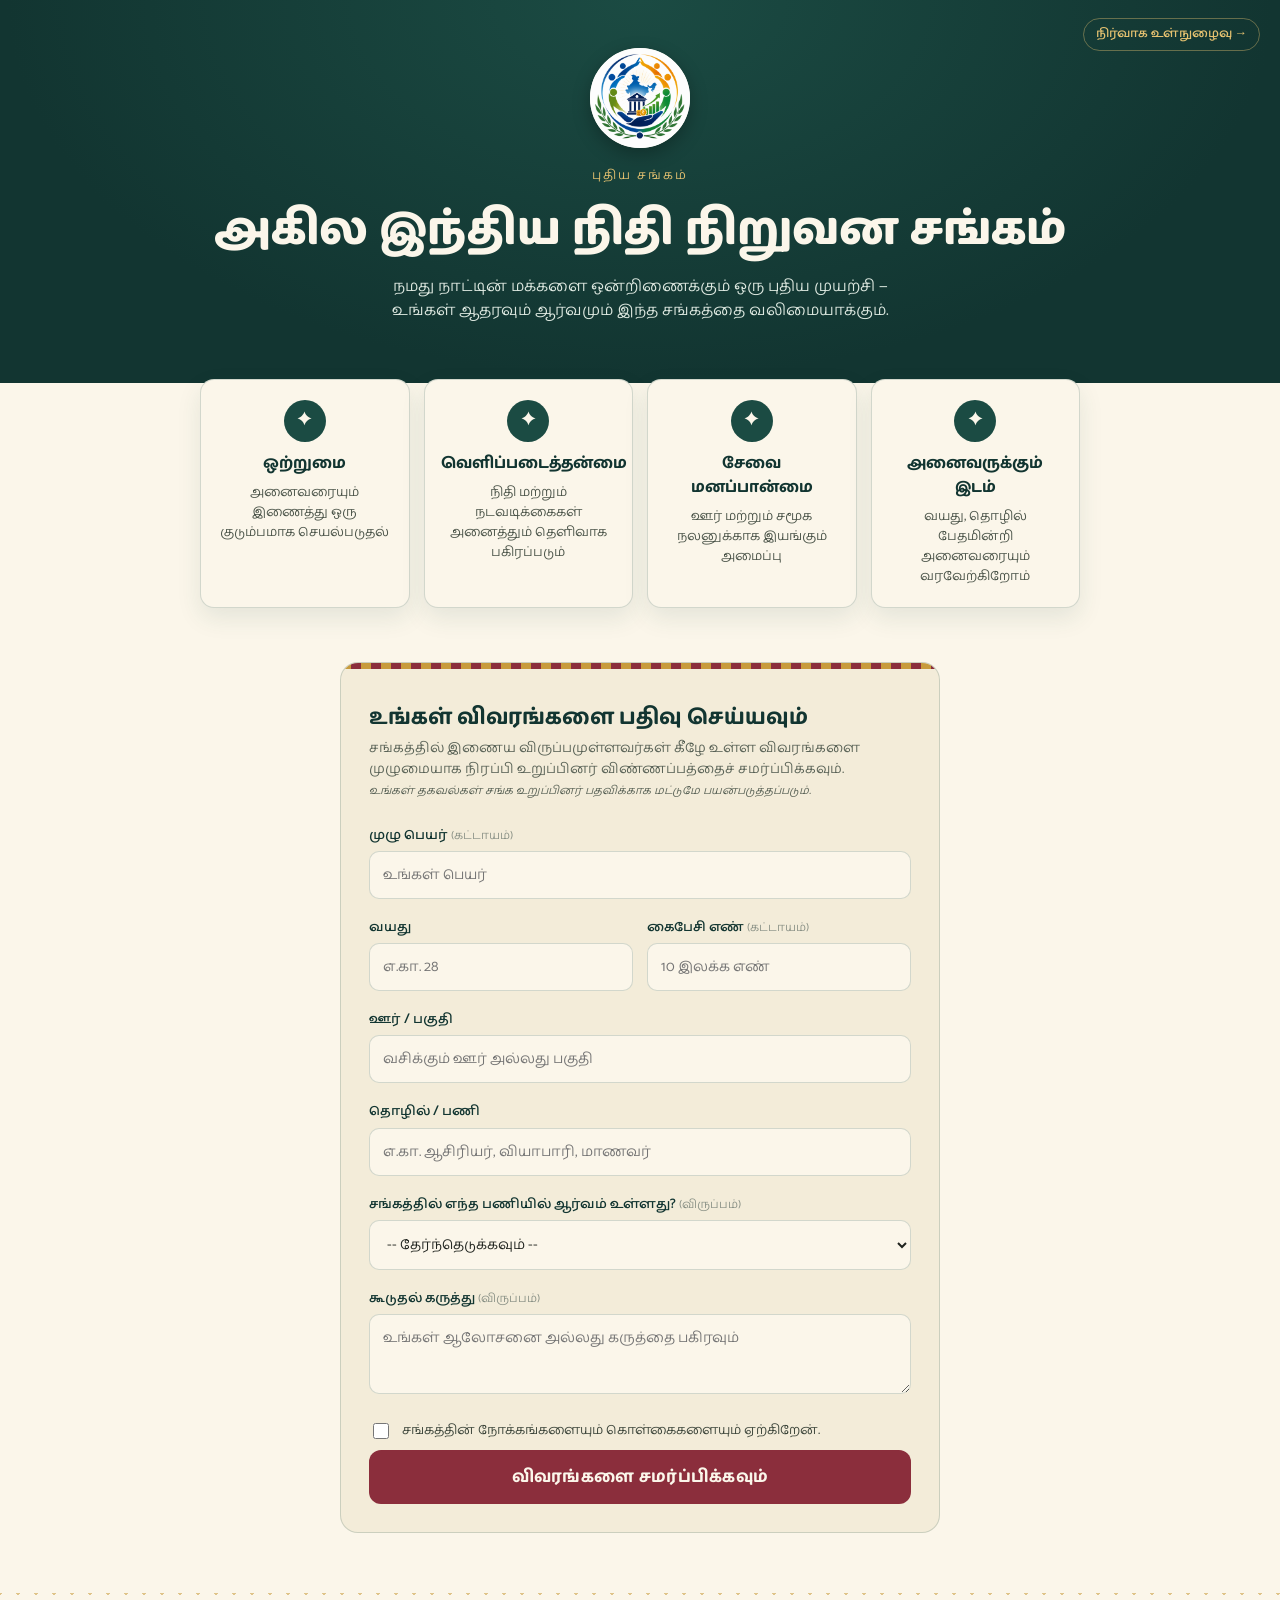
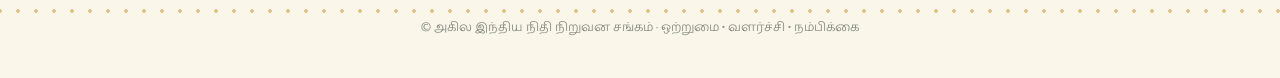
<file: src/main/resources/static/index.html>
<!DOCTYPE html>
<html lang="ta">
<head>
<meta charset="UTF-8">
<meta name="viewport" content="width=device-width, initial-scale=1.0">
<title>அகில இந்திய நிதி நிறுவன சங்கம் - ஆர்வம் தெரிவிக்க</title>
<link rel="icon" type="image/png" href="sangam-logo.png">
<link rel="preconnect" href="https://fonts.googleapis.com">
<link
	href="https://fonts.googleapis.com/css2?family=Baloo+Thambi+2:wght@500;700;800&family=Catamaran:wght@400;500;600;700&display=swap"
	rel="stylesheet">
<link href="style.css" rel="stylesheet">
</head>
<body>

	<!-- HERO -->
	<div class="hero">
		<a href="login.html" class="admin-link">நிர்வாக உள்நுழைவு →</a>
		<div class="logo-circle">
			<img id="logo" src="sangam-logo.png" alt="logo"
				style="width: 100px; height: 100px; border-radius: 50%" />
		</div>
		<div class="eyebrow">புதிய சங்கம்</div>
		<h1 class="sangam-name">அகில இந்திய நிதி நிறுவன சங்கம்</h1>
		<p class="tagline">நமது நாட்டின் மக்களை ஒன்றிணைக்கும் ஒரு புதிய
			முயற்சி — உங்கள் ஆதரவும் ஆர்வமும் இந்த சங்கத்தை வலிமையாக்கும்.</p>
	</div>
	<div class="kolam-band dark"></div>

	<!-- PRINCIPLES / KOLGAIGAL -->
	<div class="principles">
		<div class="principles-grid">
			<div class="principle-card">
				<div class="icon">✦</div>
				<h3>ஒற்றுமை</h3>
				<p>அனைவரையும் இணைத்து ஒரு குடும்பமாக செயல்படுதல்</p>
			</div>
			<div class="principle-card">
				<div class="icon">✦</div>
				<h3>வெளிப்படைத்தன்மை</h3>
				<p>நிதி மற்றும் நடவடிக்கைகள் அனைத்தும் தெளிவாக பகிரப்படும்</p>
			</div>
			<div class="principle-card">
				<div class="icon">✦</div>
				<h3>சேவை மனப்பான்மை</h3>
				<p>ஊர் மற்றும் சமூக நலனுக்காக இயங்கும் அமைப்பு</p>
			</div>
			<div class="principle-card">
				<div class="icon">✦</div>
				<h3>அனைவருக்கும் இடம்</h3>
				<p>வயது, தொழில் பேதமின்றி அனைவரையும் வரவேற்கிறோம்</p>
			</div>
		</div>
	</div>

	<!-- FORM -->
	<div class="form-wrap">
		<div class="form-card">
			<h2 class="form-title">உங்கள் விவரங்களை பதிவு செய்யவும்</h2>
			<p class="form-sub">
				சங்கத்தில் இணைய விருப்பமுள்ளவர்கள் கீழே உள்ள விவரங்களை முழுமையாக
				நிரப்பி உறுப்பினர் விண்ணப்பத்தைச் சமர்ப்பிக்கவும். <br>
				<em><small>உங்கள் தகவல்கள் சங்க உறுப்பினர் பதவிக்காக
						மட்டுமே பயன்படுத்தப்படும்.</small></em>
			</p>

			<form id="sangamForm">
				<div class="field">
					<label for="fullName">முழு பெயர் <span class="hint">(கட்டாயம்)</span></label>
					<input type="text" id="fullName" name="fullName"
						placeholder="உங்கள் பெயர்">
					<div class="field-error" id="fullNameError">பெயரை உள்ளிடவும்.</div>
				</div>

				<div class="row-2">
					<div class="field">
						<label for="age">வயது</label> <input type="number" id="age"
							name="age" min="1" max="120" placeholder="எ.கா. 28">
					</div>
					<div class="field">
						<label for="mobile">கைபேசி எண் <span class="hint">(கட்டாயம்)</span></label>
						<input type="tel" id="mobile" name="mobile"
							placeholder="10 இலக்க எண்" maxlength="10">
						<div class="field-error" id="mobileError">சரியான 10 இலக்க
							கைபேசி எண் உள்ளிடவும்.</div>
					</div>
				</div>

				<div class="field">
					<label for="area">ஊர் / பகுதி</label> <input type="text" id="area"
						name="area" placeholder="வசிக்கும் ஊர் அல்லது பகுதி">
				</div>

				<div class="field">
					<label for="occupation">தொழில் / பணி</label> <input type="text"
						id="occupation" name="occupation"
						placeholder="எ.கா. ஆசிரியர், வியாபாரி, மாணவர்">
				</div>

				<div class="field">
					<label for="interest">சங்கத்தில் எந்த பணியில் ஆர்வம்
						உள்ளது? <span class="hint">(விருப்பம்)</span>
					</label> <select id="interest" name="interest">
						<option value="">-- தேர்ந்தெடுக்கவும் --</option>
						<option value="events">நிகழ்ச்சிகள் / விழாக்கள் ஏற்பாடு</option>
						<option value="finance">நிதி மேலாண்மை</option>
						<option value="social">சமூக சேவை</option>
						<option value="media">ஊடகம் / பிரசாரம்</option>
						<option value="member">வெறும் உறுப்பினராக மட்டும்</option>
					</select>
				</div>

				<div class="field">
					<label for="message">கூடுதல் கருத்து <span class="hint">(விருப்பம்)</span></label>
					<textarea id="message" name="message"
						placeholder="உங்கள் ஆலோசனை அல்லது கருத்தை பகிரவும்"></textarea>
				</div>

				<div class="checkbox-line">
					<input type="checkbox" id="agree" name="agree"> <label
						for="agree" style="margin: 0; font-weight: 400;">சங்கத்தின்
						நோக்கங்களையும் கொள்கைகளையும் ஏற்கிறேன்.</label>
				</div>

				<button type="submit" class="submit-btn">விவரங்களை
					சமர்ப்பிக்கவும்</button>

				<div class="success-box" id="successBox">நன்றி! உங்கள்
					விவரங்கள் பதிவு செய்யப்பட்டது. விரைவில் தொடர்பு கொள்வோம். 🙏</div>

				<div class="success-box" id="errorBox"
					style="background: rgba(139, 46, 60, 0.10); border-color: var(--kumkum); color: var(--kumkum-dark);">
				</div>
			</form>
		</div>
	</div>

	<div class="kolam-band"></div>
	<footer>© அகில இந்திய நிதி நிறுவன சங்கம் · ஒற்றுமை • வளர்ச்சி
		• நம்பிக்கை</footer>

	<script src="index.js"></script>
</body>
</html>
</file>
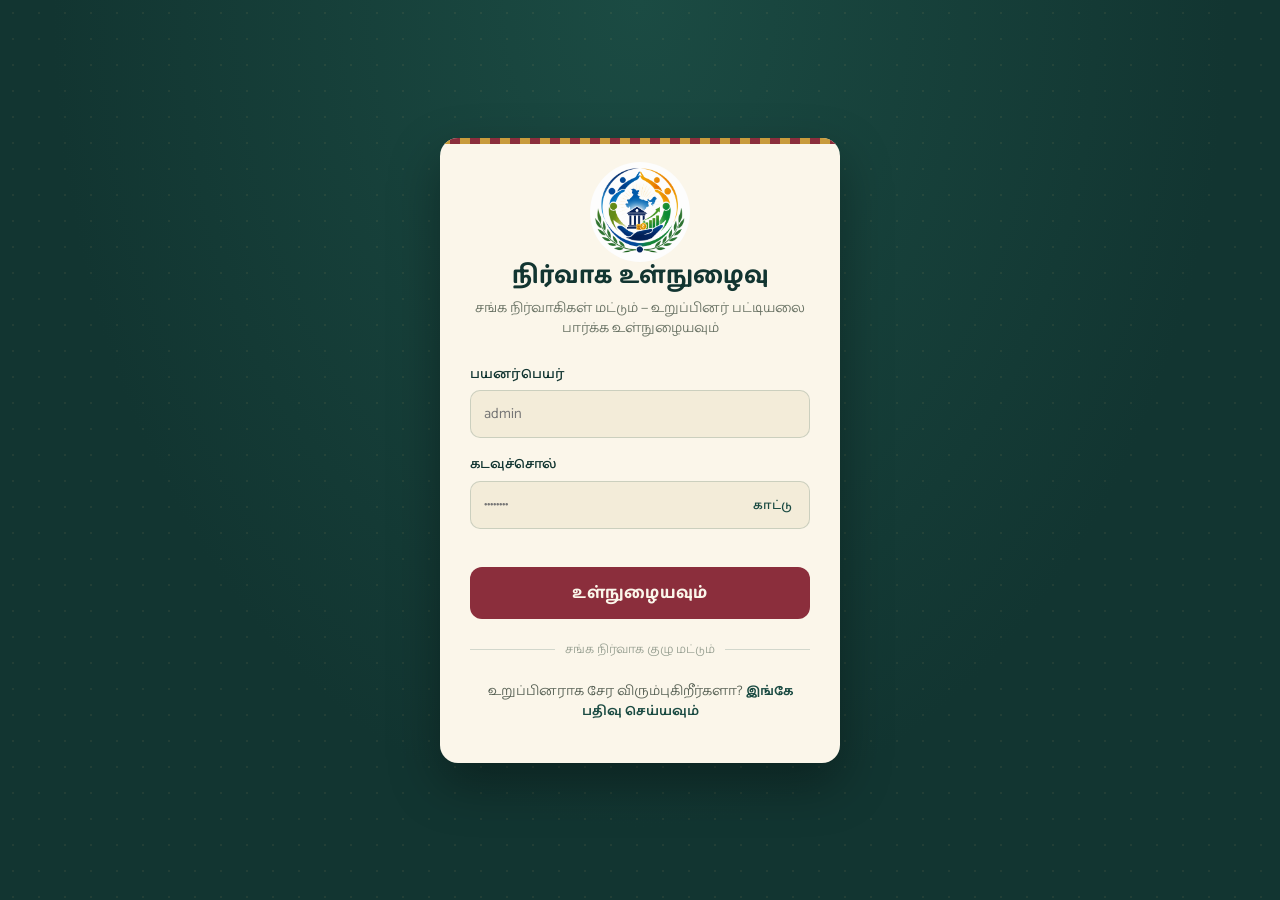
<file: src/main/resources/static/login.html>
<!DOCTYPE html>
<html lang="ta">
<head>
<meta charset="UTF-8">
<meta name="viewport" content="width=device-width, initial-scale=1.0">
<title>நிர்வாக உள்நுழைவு - அகில இந்திய நிதி நிறுவன சங்கம்</title>
<link rel="icon" type="image/png" href="sangam-logo.png">
<link rel="preconnect" href="https://fonts.googleapis.com">
<link
	href="https://fonts.googleapis.com/css2?family=Baloo+Thambi+2:wght@500;700;800&family=Catamaran:wght@400;500;600;700&display=swap"
	rel="stylesheet">
<link href="style.css" rel="stylesheet">
</head>
<body class="auth-page">
	<div class="kolam-bg"></div>

	<div class="card">
		<div class="logo-circle">
			<img id="logo" src="sangam-logo.png" alt="logo"
				style="width: 100px; height: 100px; border-radius: 50%;" />
		</div>
		<h1>நிர்வாக உள்நுழைவு</h1>
		<p class="sub">சங்க நிர்வாகிகள் மட்டும் — உறுப்பினர் பட்டியலை
			பார்க்க உள்நுழையவும்</p>

		<div class="error-box" id="errorBox"></div>

		<form id="loginForm">
			<div class="field">
				<label for="username">பயனர்பெயர்</label> <input type="text"
					id="username" name="username" placeholder="admin" required
					oninvalid="this.setCustomValidity('பயனர் பெயரை உள்ளிடவும்')"
					oninput="this.setCustomValidity('')">
			</div>

			<div class="field">
				<label for="password">கடவுச்சொல்</label>
				<div class="input-wrap">
					<input type="password" id="password" name="password"
						placeholder="••••••••" required
						oninvalid="this.setCustomValidity('கடவுச்சொல்லை உள்ளிடவும்')"
						oninput="this.setCustomValidity('')">
					<button type="button" class="toggle-pass" id="togglePass">காட்டு</button>
				</div>
			</div>

			<div class="row-between">
				<!-- <label class="remember"> <input type="checkbox"
					id="remember" name="remember"> என்னை நினைவில் வை
				</label> -->
				<!--  <a href="forgot-password.html" class="forgot-link">கடவுச்சொல்
					மறந்துவிட்டதா?</a> -->
			</div>

			<button type="submit" class="submit-btn">உள்நுழையவும்</button>
		</form>

		<div class="divider">சங்க நிர்வாக குழு மட்டும்</div>

		<p class="signup-line">
			உறுப்பினராக சேர விரும்புகிறீர்களா? <a href="index.html">இங்கே
				பதிவு செய்யவும்</a>
		</p>
	</div>

	<script src="login.js"></script>
</body>
</html>
</file>
<file: src/main/resources/static/style.css>
:root {
	--ink: #20241f;
	--paper: #FBF6EA;
	--paper-2: #F3ECD9;
	--pine: #1B4B43;
	--pine-dark: #123531;
	--gold: #C89B3C;
	--gold-light: #E4C170;
	--kumkum: #8B2E3C;
	--kumkum-dark: #6E212D;
	--line: rgba(27, 75, 67, 0.18);
}
	
* {
	box-sizing: border-box;
}

/* ---------- Base ---------- */
body {
	margin: 0;
	background: var(--paper);
	color: var(--ink);
	font-family: 'Catamaran', sans-serif;
	line-height: 1.5;
}

/* Used on login/forgot-password pages: full-height centered card on a
   dark radial background, instead of the default light page body. */
body.auth-page {
	min-height: 100vh;
	background: radial-gradient(ellipse at top, var(--pine) 0%, var(--pine-dark) 65%);
	display: flex;
	align-items: center;
	justify-content: center;
	padding: 24px;
}

h1, h2, h3, .display {
	font-family: 'Baloo Thambi 2', 'Catamaran', sans-serif;
}

@media (prefers-reduced-motion: reduce) {
	* {
		transition: none !important;
	}
}

/* ---------- Kolam dot pattern (signature motif) ---------- */
/* Default: gold dots on dark bg (index.css hero footer band) */
.kolam-band {
	height: 26px;
	background-image: radial-gradient(var(--gold) 1.6px, transparent 1.7px);
	background-size: 18px 18px;
	background-position: 9px 9px;
	opacity: 0.55;
}

/* Paper-colored dots on dark bg (index.css secondary band) */
.kolam-band.dark {
	background-image: radial-gradient(var(--paper) 1.6px, transparent 1.7px);
	opacity: 0.35;
}

/* Smaller variant used on members.html's band (always the "dark" dot style) */
.kolam-band.sm {
	height: 22px;
	background-size: 16px 16px;
	background-position: 8px 8px;
}

/* Full-page faint background dot texture, used on login/forgot-password */
.kolam-bg {
	position: fixed;
	inset: 0;
	background-image: radial-gradient(var(--gold-light) 1.4px, transparent 1.5px);
	background-size: 26px 26px;
	opacity: 0.08;
	pointer-events: none;
}

/* ---------- Logo circle (shared shape, per-context sizing) ---------- */
.logo-circle {
	border-radius: 50%;
	background: linear-gradient(145deg, var(--gold-light), var(--gold));
	display: flex;
	align-items: center;
	justify-content: center;
	font-family: 'Baloo Thambi 2';
	font-weight: 800;
	color: var(--pine-dark);
}

/* index.html hero logo — largest */
.hero .logo-circle {
	width: 100px;
	height: 100px;
	margin: 0 auto 18px;
	font-size: 38px;
	border: 3px solid var(--paper);
	box-shadow: 0 6px 18px rgba(0, 0, 0, 0.28);
}

/* login/forgot-password card logo — medium */
.card .logo-circle {
	width: 64px;
	height: 64px;
	margin: 8px auto 14px;
	font-size: 26px;
	border: 3px solid var(--paper-2);
	box-shadow: 0 6px 14px rgba(0, 0, 0, 0.18);
}

/* members.html topbar brand logo — smallest, no border/shadow */
.brand .logo-circle {
	width: 44px;
	height: 44px;
	font-size: 19px;
	flex-shrink: 0;
}

/* ---------- Form fields (shared across form, login, filter bar) ---------- */
.field {
	margin-bottom: 16px;
}

.form-card .field {
	margin-bottom: 18px;
}

.field label {
	display: block;
	font-size: 13.5px;
	font-weight: 600;
	color: var(--pine-dark);
	margin-bottom: 6px;
}

.field .hint {
	font-weight: 400;
	color: #8a9186;
	font-size: 12px;
}

.input-wrap {
	position: relative;
}

input[type="text"],
input[type="tel"],
input[type="number"],
input[type="password"],
select,
textarea {
	width: 100%;
	padding: 11px 13px;
	border-radius: 10px;
	border: 1.5px solid var(--line);
	color: var(--ink);
	font-family: inherit;
	font-size: 14.5px;
	outline: none;
	transition: border-color .15s ease, box-shadow .15s ease;
}

/* Input background contrasts with its container: paper card → paper-2
   inputs (login), paper-2 card → paper inputs (registration form) */
.form-card input,
.form-card select,
.form-card textarea {
	background: var(--paper);
}

.card input {
	background: var(--paper-2);
}

.filter-field input,
.filter-field select {
	background: var(--paper);
	padding: 9px 11px;
	border-radius: 9px;
	font-size: 13.5px;
}

input:focus,
select:focus,
textarea:focus {
	border-color: var(--pine);
	box-shadow: 0 0 0 3px rgba(27, 75, 67, 0.14);
}

.filter-field input:focus,
.filter-field select:focus {
	box-shadow: 0 0 0 3px rgba(27, 75, 67, 0.12);
}

textarea {
	resize: vertical;
	min-height: 80px;
}

/* Validation states (registration form) */
input.invalid, select.invalid, textarea.invalid {
	border-color: #C0392B;
	background: #FDF1EF;
}

input.invalid:focus, select.invalid:focus, textarea.invalid:focus {
	box-shadow: 0 0 0 3px rgba(192, 57, 43, 0.16);
}

input.valid, select.valid, textarea.valid {
	border-color: #2E7D4F;
}

input.valid:focus, select.valid:focus, textarea.valid:focus {
	box-shadow: 0 0 0 3px rgba(46, 125, 79, 0.16);
}

.field-error {
	display: none;
	font-size: 12.5px;
	color: #C0392B;
	margin-top: 5px;
}

.field-error.show {
	display: block;
}

.row-2 {
	display: grid;
	grid-template-columns: 1fr 1fr;
	gap: 14px;
}

@media (max-width: 520px) {
	.row-2 {
		grid-template-columns: 1fr;
	}
}

.checkbox-line {
	display: flex;
	align-items: flex-start;
	gap: 10px;
	font-size: 13.5px;
	color: #3c453a;
	margin-top: 6px;
}

.checkbox-line input {
	margin-top: 3px;
	accent-color: var(--pine);
	width: 16px;
	height: 16px;
	flex-shrink: 0;
}

.toggle-pass {
	position: absolute;
	right: 12px;
	top: 50%;
	transform: translateY(-50%);
	background: none;
	border: none;
	font-size: 12.5px;
	color: var(--pine);
	cursor: pointer;
	font-weight: 600;
	font-family: inherit;
}

/* ---------- Buttons ---------- */
.submit-btn {
	width: 100%;
	border: none;
	border-radius: 12px;
	background: var(--kumkum);
	color: var(--paper);
	font-family: 'Baloo Thambi 2';
	font-weight: 700;
	letter-spacing: 0.3px;
	cursor: pointer;
	transition: background .15s ease, transform .1s ease;
}

.form-card .submit-btn {
	padding: 14px;
	font-size: 17px;
	margin-top: 8px;
}

.card .submit-btn {
	padding: 13px;
	font-size: 16.5px;
}

.submit-btn:hover {
	background: var(--kumkum-dark);
}

.submit-btn:active {
	transform: scale(0.99);
}

.submit-btn:focus-visible {
	outline: 3px solid var(--gold);
	outline-offset: 2px;
}

.clear-btn {
	padding: 9px 16px;
	border-radius: 9px;
	border: 1.5px solid var(--pine);
	background: transparent;
	color: var(--pine);
	font-size: 13px;
	font-weight: 600;
	cursor: pointer;
	font-family: inherit;
	white-space: nowrap;
}

.clear-btn:hover {
	background: rgba(27, 75, 67, 0.08);
}

/* ---------- Message boxes (success / error) ---------- */
.success-box {
	display: none;
	margin-top: 16px;
	padding: 14px 16px;
	border-radius: 10px;
	background: rgba(27, 75, 67, 0.10);
	border: 1px solid var(--pine);
	color: var(--pine-dark);
	font-size: 14px;
	text-align: center;
}

.error-box {
	display: none;
	margin-bottom: 16px;
	padding: 11px 14px;
	border-radius: 10px;
	background: rgba(139, 46, 60, 0.08);
	border: 1px solid var(--kumkum);
	color: var(--kumkum-dark);
	font-size: 13.5px;
	text-align: center;
}

.loading, .error-msg {
	text-align: center;
	padding: 40px 20px;
	font-size: 14px;
	color: #5a6357;
}

.error-msg {
	color: var(--kumkum-dark);
}

/* =====================================================================
   index.html — Landing / registration page
   ===================================================================== */

.hero {
	background: radial-gradient(ellipse at top, var(--pine) 0%, var(--pine-dark) 70%);
	color: var(--paper);
	padding: 48px 20px 60px;
	text-align: center;
	position: relative;
}

.eyebrow {
	letter-spacing: 2px;
	font-size: 13px;
	color: var(--gold-light);
	text-transform: uppercase;
	margin-bottom: 10px;
}

.sangam-name {
	font-size: clamp(30px, 6vw, 46px);
	font-weight: 800;
	margin: 0 0 10px;
}

.tagline {
	max-width: 520px;
	margin: 0 auto;
	color: #DCE7DF;
	font-size: 16px;
}

.principles {
	max-width: 920px;
	margin: -30px auto 0;
	padding: 0 20px 10px;
	position: relative;
	z-index: 2;
}

.principles-grid {
	display: grid;
	grid-template-columns: repeat(auto-fit, minmax(190px, 1fr));
	gap: 14px;
}

.principle-card {
	background: var(--paper);
	border: 1px solid var(--line);
	border-radius: 14px;
	padding: 20px 16px;
	box-shadow: 0 10px 24px rgba(27, 75, 67, 0.10);
	text-align: center;
}

.principle-card .icon {
	width: 42px;
	height: 42px;
	margin: 0 auto 10px;
	border-radius: 50%;
	background: var(--pine);
	color: var(--paper);
	display: flex;
	align-items: center;
	justify-content: center;
	font-size: 19px;
}

.principle-card h3 {
	font-size: 16px;
	margin: 0 0 6px;
	color: var(--pine-dark);
}

.principle-card p {
	font-size: 13.5px;
	color: #4b5449;
	margin: 0;
}

.form-wrap {
	max-width: 640px;
	margin: 44px auto 60px;
	padding: 0 20px;
}

.form-card {
	background: var(--paper-2);
	border: 1px solid var(--line);
	border-radius: 18px;
	padding: 32px 28px 28px;
	position: relative;
	overflow: hidden;
}

.form-card::before {
	content: "";
	position: absolute;
	top: 0;
	left: 0;
	right: 0;
	height: 6px;
	background: repeating-linear-gradient(90deg, var(--gold) 0 10px, var(--kumkum) 10px 20px);
}

.form-title {
	font-size: 22px;
	color: var(--pine-dark);
	margin: 6px 0 4px;
}

.form-sub {
	font-size: 14px;
	color: #5a6357;
	margin: 0 0 24px;
}

footer {
	text-align: center;
	font-size: 12.5px;
	color: #8a9186;
	padding: 0 20px 40px;
}

.admin-link{
    position:absolute;
    top:18px;
    right:20px;
    font-size:12.5px;
    color:var(--gold-light);
    text-decoration:none;
    font-weight:600;
    padding:6px 12px;
    border:1px solid rgba(228,193,112,0.4);
    border-radius:999px;
    transition:background .15s ease, border-color .15s ease;
  }
  .admin-link:hover{
    background:rgba(255,255,255,0.08);
    border-color:var(--gold-light);
  }
  @media (max-width:480px){
    .admin-link{
      position:static;
      display:inline-block;
      margin-bottom:14px;
    }
  }
  
/* =====================================================================
   login.html / forgot-password.html
   ===================================================================== */

.card {
	position: relative;
	z-index: 1;
	width: 100%;
	max-width: 400px;
	background: var(--paper);
	border-radius: 18px;
	padding: 34px 30px 28px;
	box-shadow: 0 20px 50px rgba(0, 0, 0, 0.35);
	overflow: hidden;
}

.card::before {
	content: "";
	position: absolute;
	top: 0;
	left: 0;
	right: 0;
	height: 6px;
	background: repeating-linear-gradient(90deg, var(--gold) 0 10px, var(--kumkum) 10px 20px);
}

.card h1 {
	font-size: 24px;
	text-align: center;
	color: var(--pine-dark);
	margin: 0 0 4px;
}

.sub {
	text-align: center;
	font-size: 13.5px;
	color: #6b7466;
	margin: 0 0 26px;
}

.row-between {
	display: flex;
	align-items: center;
	justify-content: space-between;
	font-size: 13px;
	margin: 2px 0 22px;
}

.remember {
	display: flex;
	align-items: center;
	gap: 7px;
	color: #4b5449;
}

.remember input {
	accent-color: var(--pine);
	width: 15px;
	height: 15px;
}

.forgot-link {
	color: var(--kumkum);
	text-decoration: none;
	font-weight: 600;
}

.forgot-link:hover {
	text-decoration: underline;
}

.divider {
	display: flex;
	align-items: center;
	gap: 10px;
	margin: 22px 0;
	color: #9aa294;
	font-size: 12px;
}

.divider::before, .divider::after {
	content: "";
	flex: 1;
	height: 1px;
	background: var(--line);
}

.signup-line {
	text-align: center;
	font-size: 13.5px;
	color: #5a6357;
}

.signup-line a {
	color: var(--pine);
	font-weight: 700;
	text-decoration: none;
}

.signup-line a:hover {
	text-decoration: underline;
}

/* =====================================================================
   members.html — Admin listing page
   ===================================================================== */

.topbar {
	background: radial-gradient(ellipse at top, var(--pine) 0%, var(--pine-dark) 80%);
	color: var(--paper);
	padding: 26px 24px 20px;
	position: sticky;
	top: 0;
	z-index: 100;
}

.topbar-inner {
	max-width: 1100px;
	margin: 0 auto;
	display: flex;
	align-items: center;
	justify-content: space-between;
	gap: 16px;
	flex-wrap: wrap;
}

.brand {
	display: flex;
	align-items: center;
	gap: 12px;
}

.brand h1 {
	font-size: 20px;
	margin: 0;
}

.brand p {
	margin: 2px 0 0;
	font-size: 12.5px;
	color: #CFE0D6;
}

.count-pill {
	background: rgba(255, 255, 255, 0.12);
	border: 1px solid rgba(255, 255, 255, 0.25);
	border-radius: 999px;
	padding: 8px 16px;
	font-size: 13.5px;
	font-weight: 600;
}

.count-pill strong {
	color: var(--gold-light);
}

.container {
	max-width: 1100px;
	margin: 0 auto;
	padding: 24px 20px 60px;
}

.filter-bar {
	background: var(--paper-2);
	border: 1px solid var(--line);
	border-radius: 14px;
	padding: 16px 18px;
	margin-bottom: 20px;
	display: flex;
	gap: 12px;
	flex-wrap: wrap;
	align-items: flex-end;
}

.filter-field {
	flex: 1;
	min-width: 150px;
}

.filter-field label {
	display: block;
	font-size: 12.5px;
	font-weight: 600;
	color: var(--pine-dark);
	margin-bottom: 5px;
}

.table-card {
	background: var(--paper-2);
	border: 1px solid var(--line);
	border-radius: 14px;
	overflow: hidden;
}

.table-scroll {
	overflow-x: auto;
}

table {
	width: 100%;
	border-collapse: collapse;
	min-width: 760px;
}

thead th {
	text-align: left;
	font-size: 12.5px;
	text-transform: uppercase;
	letter-spacing: 0.4px;
	color: var(--paper);
	background: var(--pine);
	padding: 12px 14px;
	white-space: nowrap;
	cursor: pointer;
	user-select: none;
}

thead th:hover {
	background: var(--pine-dark);
}

thead th .arrow {
	font-size: 11px;
	opacity: 0.7;
	margin-left: 3px;
}

tbody td {
	padding: 12px 14px;
	font-size: 13.5px;
	border-bottom: 1px solid var(--line);
	color: var(--ink);
}

tbody tr:hover {
	background: rgba(27, 75, 67, 0.05);
}

tbody tr:last-child td {
	border-bottom: none;
}

.badge {
	display: inline-block;
	padding: 3px 10px;
	border-radius: 999px;
	font-size: 11.5px;
	font-weight: 700;
	background: rgba(27, 75, 67, 0.12);
	color: var(--pine-dark);
}

.badge.events { background: rgba(200, 155, 60, 0.18); color: #7a5a1c; }
.badge.finance { background: rgba(139, 46, 60, 0.14); color: var(--kumkum-dark); }
.badge.social { background: rgba(27, 75, 67, 0.14); color: var(--pine-dark); }
.badge.media { background: rgba(75, 90, 150, 0.14); color: #3a4570; }
.badge.member { background: rgba(0, 0, 0, 0.06); color: #555; }

.empty-state {
	text-align: center;
	padding: 50px 20px;
	color: #8a9186;
	font-size: 14px;
}

.pagination {
	display: flex;
	align-items: center;
	justify-content: space-between;
	gap: 12px;
	padding: 14px 18px;
	flex-wrap: wrap;
	border-top: 1px solid var(--line);
}

.page-info {
	font-size: 13px;
	color: #5a6357;
}

.page-controls {
	display: flex;
	align-items: center;
	gap: 6px;
}

.page-btn {
	min-width: 32px;
	height: 32px;
	padding: 0 8px;
	border-radius: 8px;
	border: 1.5px solid var(--line);
	background: var(--paper);
	color: var(--ink);
	font-size: 13px;
	font-weight: 600;
	cursor: pointer;
	font-family: inherit;
}

.page-btn:hover:not(:disabled) {
	border-color: var(--pine);
	color: var(--pine);
}

.page-btn.active {
	background: var(--pine);
	border-color: var(--pine);
	color: var(--paper);
}

.page-btn:disabled {
	opacity: 0.4;
	cursor: not-allowed;
}

.page-size {
	display: flex;
	align-items: center;
	gap: 8px;
	font-size: 13px;
	color: #5a6357;
}

.page-size select {
	padding: 6px 9px;
	border-radius: 8px;
	border: 1.5px solid var(--line);
	background: var(--paper);
	font-family: inherit;
	font-size: 13px;
}

@media (max-width: 640px) {
	.pagination {
		flex-direction: column;
		align-items: stretch;
		text-align: center;
	}
}
</file>
